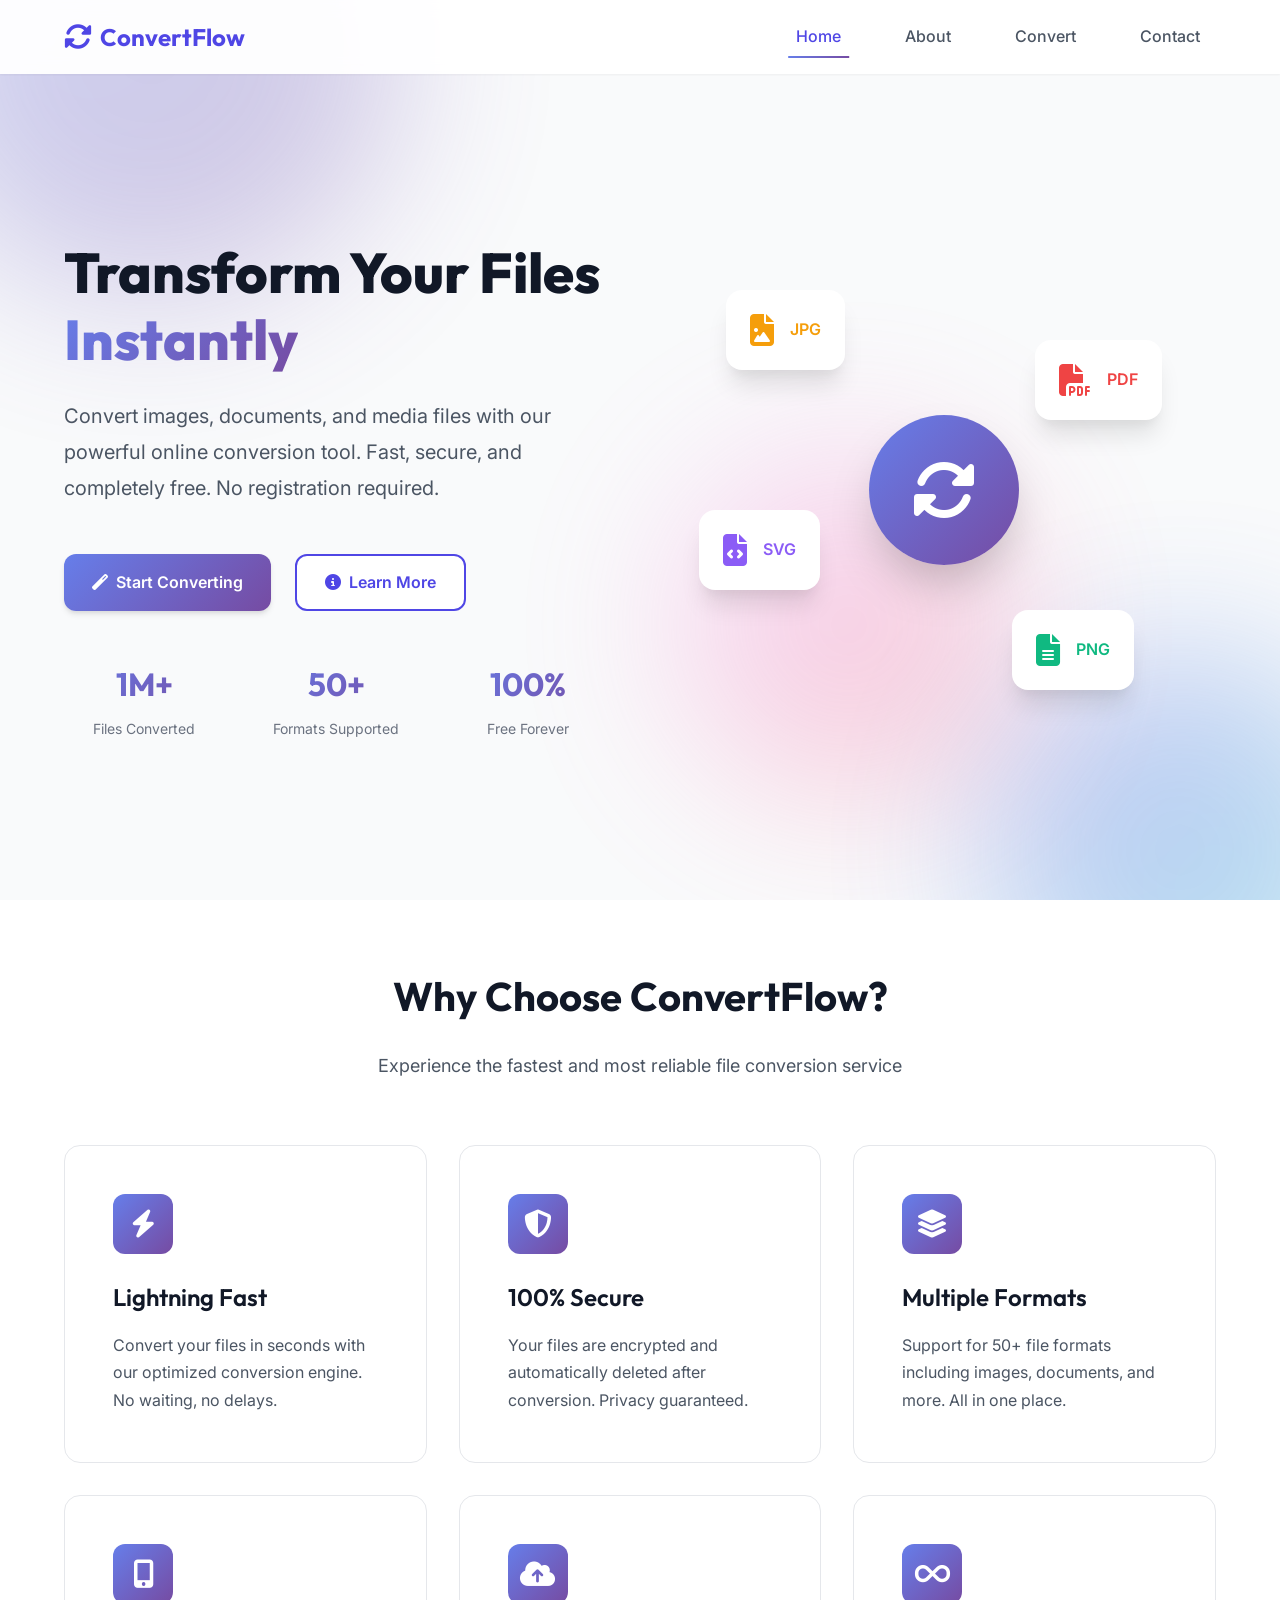
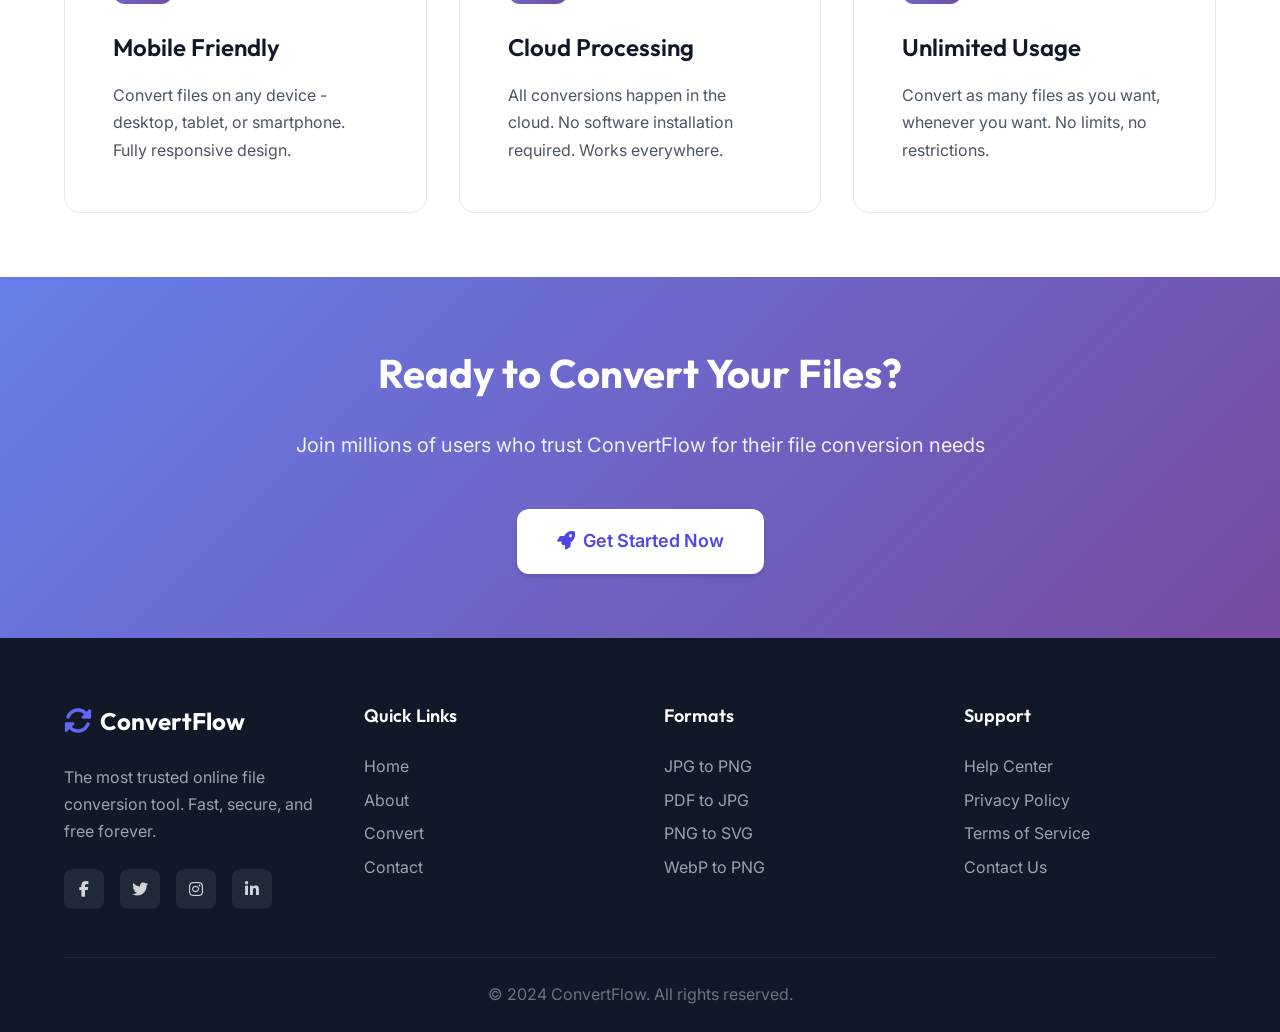
<file: index.html>
<!DOCTYPE html>
<html lang="en">
<head>
    <meta charset="UTF-8">
    <meta name="viewport" content="width=device-width, initial-scale=1.0">
    <meta name="description" content="ConvertFlow - Professional online file conversion tool. Convert images, documents, and more with ease. Fast, secure, and free forever.">
    <meta name="keywords" content="file conversion, image converter, online converter, free converter, JPG to PNG, file format converter">
    <meta name="author" content="ConvertFlow">
    <title>ConvertFlow - Professional File Conversion Tool | Free Online Converter</title>
    
    <!-- Favicon -->
    <link rel="icon" type="image/png" sizes="32x32" href="favicon.png">
    <link rel="icon" type="image/png" sizes="16x16" href="favicon.png">
    <link rel="apple-touch-icon" href="favicon.png">
    
    <link rel="stylesheet" href="styles.css">
    <link rel="preconnect" href="https://fonts.googleapis.com">
    <link rel="preconnect" href="https://fonts.gstatic.com" crossorigin>
    <link href="https://fonts.googleapis.com/css2?family=Inter:wght@300;400;500;600;700;800&family=Outfit:wght@400;500;600;700;800&display=swap" rel="stylesheet">
    <link rel="stylesheet" href="https://cdnjs.cloudflare.com/ajax/libs/font-awesome/6.4.0/css/all.min.css">
</head>
<body>
    <!-- Navigation -->
    <nav class="navbar">
        <div class="container">
            <div class="nav-wrapper">
                <a href="/" class="logo">
                    <i class="fas fa-sync-alt"></i>
                    <span>ConvertFlow</span>
                </a>
                <div class="nav-links" id="navLinks">
                    <a href="/" class="nav-link active">Home</a>
                    <a href="/about" class="nav-link">About</a>
                    <a href="/convert" class="nav-link">Convert</a>
                    <a href="/contact" class="nav-link">Contact</a>
                </div>
                <button class="mobile-menu-btn" id="mobileMenuBtn">
                    <i class="fas fa-bars"></i>
                </button>
            </div>
        </div>
    </nav>

    <!-- Hero Section -->
    <section class="hero">
        <div class="hero-background">
            <div class="gradient-orb orb-1"></div>
            <div class="gradient-orb orb-2"></div>
            <div class="gradient-orb orb-3"></div>
        </div>
        <div class="container">
            <div class="hero-content">
                <div class="hero-text">
                    <h1 class="hero-title">
                        Transform Your Files
                        <span class="gradient-text">Instantly</span>
                    </h1>
                    <p class="hero-description">
                        Convert images, documents, and media files with our powerful online conversion tool. 
                        Fast, secure, and completely free. No registration required.
                    </p>
                    <div class="hero-buttons">
                        <a href="/convert" class="btn btn-primary">
                            <i class="fas fa-magic"></i>
                            Start Converting
                        </a>
                        <a href="/about" class="btn btn-secondary">
                            <i class="fas fa-info-circle"></i>
                            Learn More
                        </a>
                    </div>
                    <div class="hero-stats">
                        <div class="stat-item">
                            <div class="stat-number">1M+</div>
                            <div class="stat-label">Files Converted</div>
                        </div>
                        <div class="stat-item">
                            <div class="stat-number">50+</div>
                            <div class="stat-label">Formats Supported</div>
                        </div>
                        <div class="stat-item">
                            <div class="stat-number">100%</div>
                            <div class="stat-label">Free Forever</div>
                        </div>
                    </div>
                </div>
                <div class="hero-image">
                    <div class="floating-card card-1">
                        <i class="fas fa-file-image"></i>
                        <span>JPG</span>
                    </div>
                    <div class="floating-card card-2">
                        <i class="fas fa-file-pdf"></i>
                        <span>PDF</span>
                    </div>
                    <div class="floating-card card-3">
                        <i class="fas fa-file-code"></i>
                        <span>SVG</span>
                    </div>
                    <div class="floating-card card-4">
                        <i class="fas fa-file-alt"></i>
                        <span>PNG</span>
                    </div>
                    <div class="conversion-circle">
                        <i class="fas fa-sync-alt"></i>
                    </div>
                </div>
            </div>
        </div>
    </section>

    <!-- Features Section -->
    <section class="features">
        <div class="container">
            <div class="section-header">
                <h2 class="section-title">Why Choose ConvertFlow?</h2>
                <p class="section-description">
                    Experience the fastest and most reliable file conversion service
                </p>
            </div>
            <div class="features-grid">
                <div class="feature-card">
                    <div class="feature-icon">
                        <i class="fas fa-bolt"></i>
                    </div>
                    <h3 class="feature-title">Lightning Fast</h3>
                    <p class="feature-description">
                        Convert your files in seconds with our optimized conversion engine. 
                        No waiting, no delays.
                    </p>
                </div>
                <div class="feature-card">
                    <div class="feature-icon">
                        <i class="fas fa-shield-alt"></i>
                    </div>
                    <h3 class="feature-title">100% Secure</h3>
                    <p class="feature-description">
                        Your files are encrypted and automatically deleted after conversion. 
                        Privacy guaranteed.
                    </p>
                </div>
                <div class="feature-card">
                    <div class="feature-icon">
                        <i class="fas fa-layer-group"></i>
                    </div>
                    <h3 class="feature-title">Multiple Formats</h3>
                    <p class="feature-description">
                        Support for 50+ file formats including images, documents, and more. 
                        All in one place.
                    </p>
                </div>
                <div class="feature-card">
                    <div class="feature-icon">
                        <i class="fas fa-mobile-alt"></i>
                    </div>
                    <h3 class="feature-title">Mobile Friendly</h3>
                    <p class="feature-description">
                        Convert files on any device - desktop, tablet, or smartphone. 
                        Fully responsive design.
                    </p>
                </div>
                <div class="feature-card">
                    <div class="feature-icon">
                        <i class="fas fa-cloud-upload-alt"></i>
                    </div>
                    <h3 class="feature-title">Cloud Processing</h3>
                    <p class="feature-description">
                        All conversions happen in the cloud. No software installation required. 
                        Works everywhere.
                    </p>
                </div>
                <div class="feature-card">
                    <div class="feature-icon">
                        <i class="fas fa-infinity"></i>
                    </div>
                    <h3 class="feature-title">Unlimited Usage</h3>
                    <p class="feature-description">
                        Convert as many files as you want, whenever you want. 
                        No limits, no restrictions.
                    </p>
                </div>
            </div>
        </div>
    </section>

    <!-- CTA Section -->
    <section class="cta-section">
        <div class="container">
            <div class="cta-content">
                <h2 class="cta-title">Ready to Convert Your Files?</h2>
                <p class="cta-description">
                    Join millions of users who trust ConvertFlow for their file conversion needs
                </p>
                <a href="/convert" class="btn btn-primary btn-large">
                    <i class="fas fa-rocket"></i>
                    Get Started Now
                </a>
            </div>
        </div>
    </section>

    <!-- Footer -->
    <footer class="footer">
        <div class="container">
            <div class="footer-content">
                <div class="footer-section">
                    <div class="footer-logo">
                        <i class="fas fa-sync-alt"></i>
                        <span>ConvertFlow</span>
                    </div>
                    <p class="footer-description">
                        The most trusted online file conversion tool. 
                        Fast, secure, and free forever.
                    </p>
                    <div class="social-links">
                        <a href="#" class="social-link"><i class="fab fa-facebook-f"></i></a>
                        <a href="#" class="social-link"><i class="fab fa-twitter"></i></a>
                        <a href="#" class="social-link"><i class="fab fa-instagram"></i></a>
                        <a href="#" class="social-link"><i class="fab fa-linkedin-in"></i></a>
                    </div>
                </div>
                <div class="footer-section">
                    <h4 class="footer-title">Quick Links</h4>
                    <ul class="footer-links">
                        <li><a href="/">Home</a></li>
                        <li><a href="/about">About</a></li>
                        <li><a href="/convert">Convert</a></li>
                        <li><a href="/contact">Contact</a></li>
                    </ul>
                </div>
                <div class="footer-section">
                    <h4 class="footer-title">Formats</h4>
                    <ul class="footer-links">
                        <li><a href="/convert">JPG to PNG</a></li>
                        <li><a href="/convert">PDF to JPG</a></li>
                        <li><a href="/convert">PNG to SVG</a></li>
                        <li><a href="/convert">WebP to PNG</a></li>
                    </ul>
                </div>
                <div class="footer-section">
                    <h4 class="footer-title">Support</h4>
                    <ul class="footer-links">
                        <li><a href="#">Help Center</a></li>
                        <li><a href="#">Privacy Policy</a></li>
                        <li><a href="#">Terms of Service</a></li>
                        <li><a href="/contact">Contact Us</a></li>
                    </ul>
                </div>
            </div>
            <div class="footer-bottom">
                <p>&copy; 2024 ConvertFlow. All rights reserved.</p>
            </div>
        </div>
    </footer>

    <script src="script.js"></script>
</body>
</html>
</file>
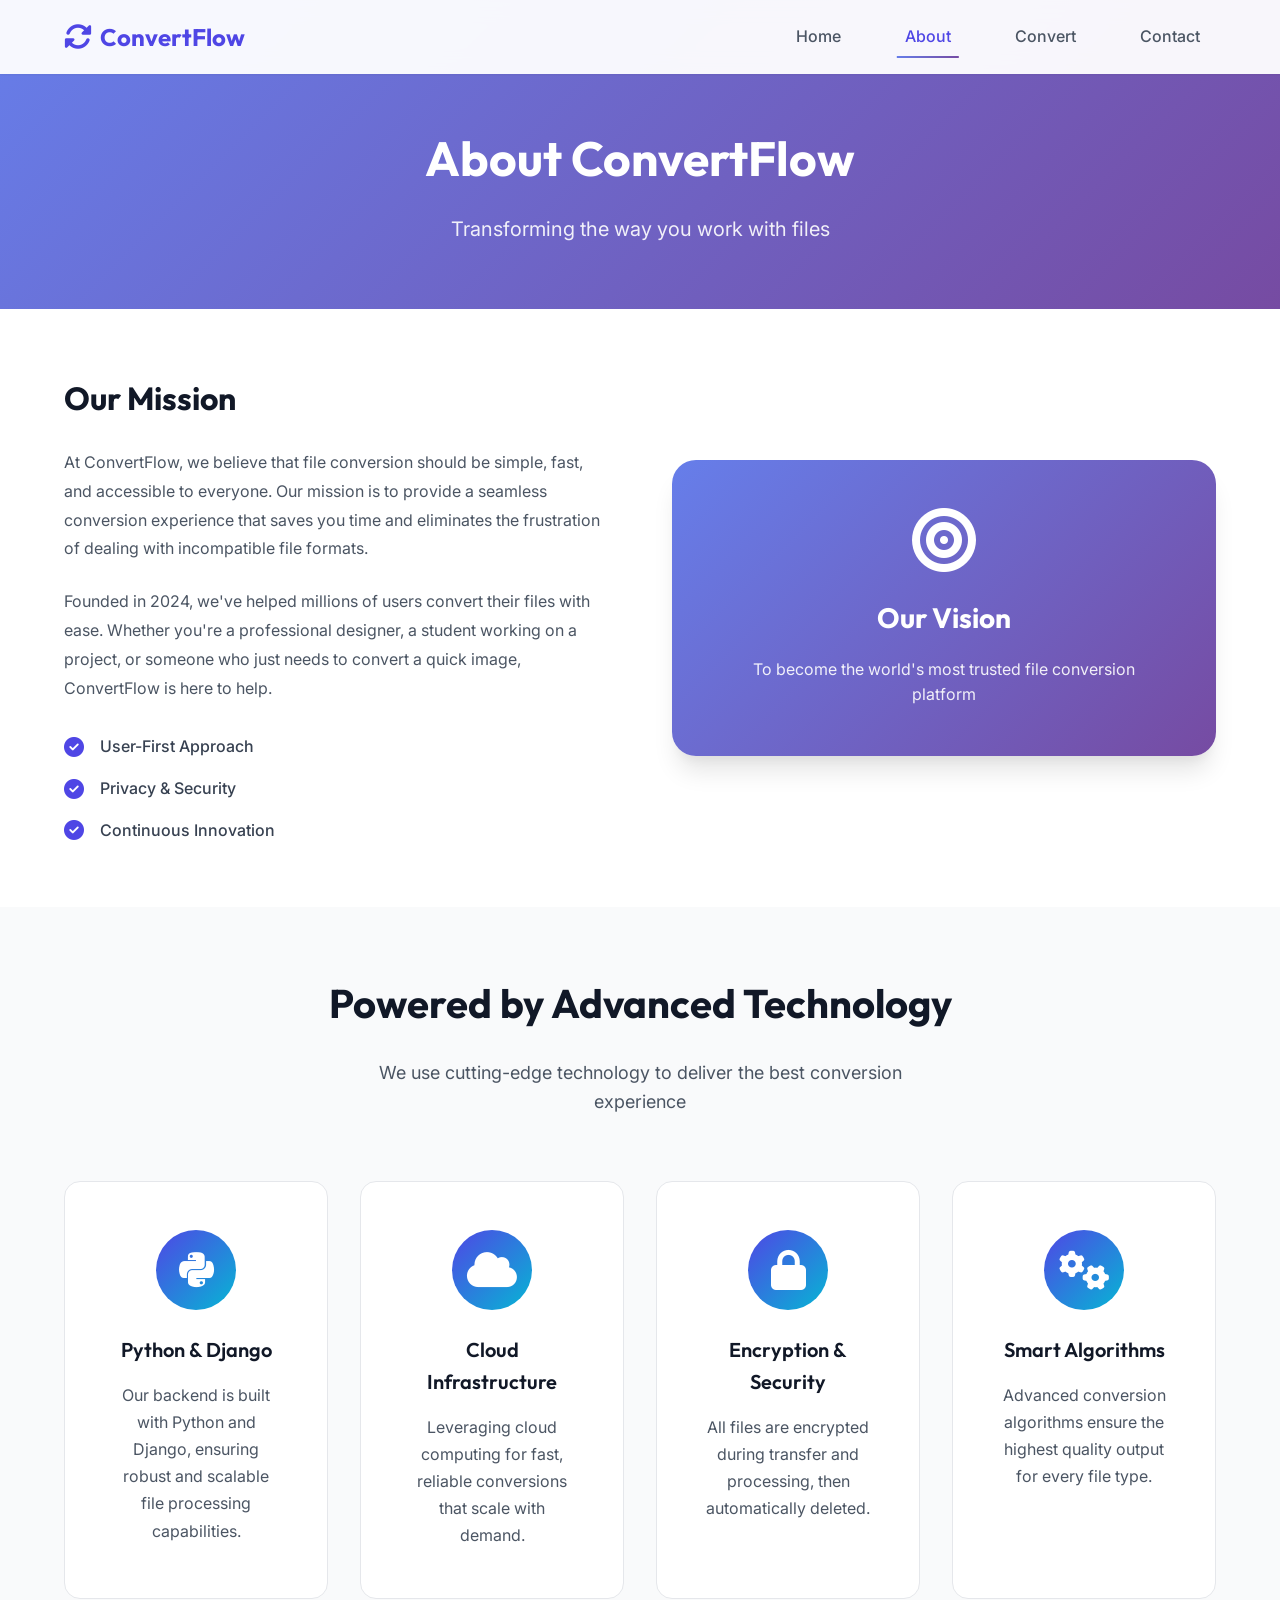
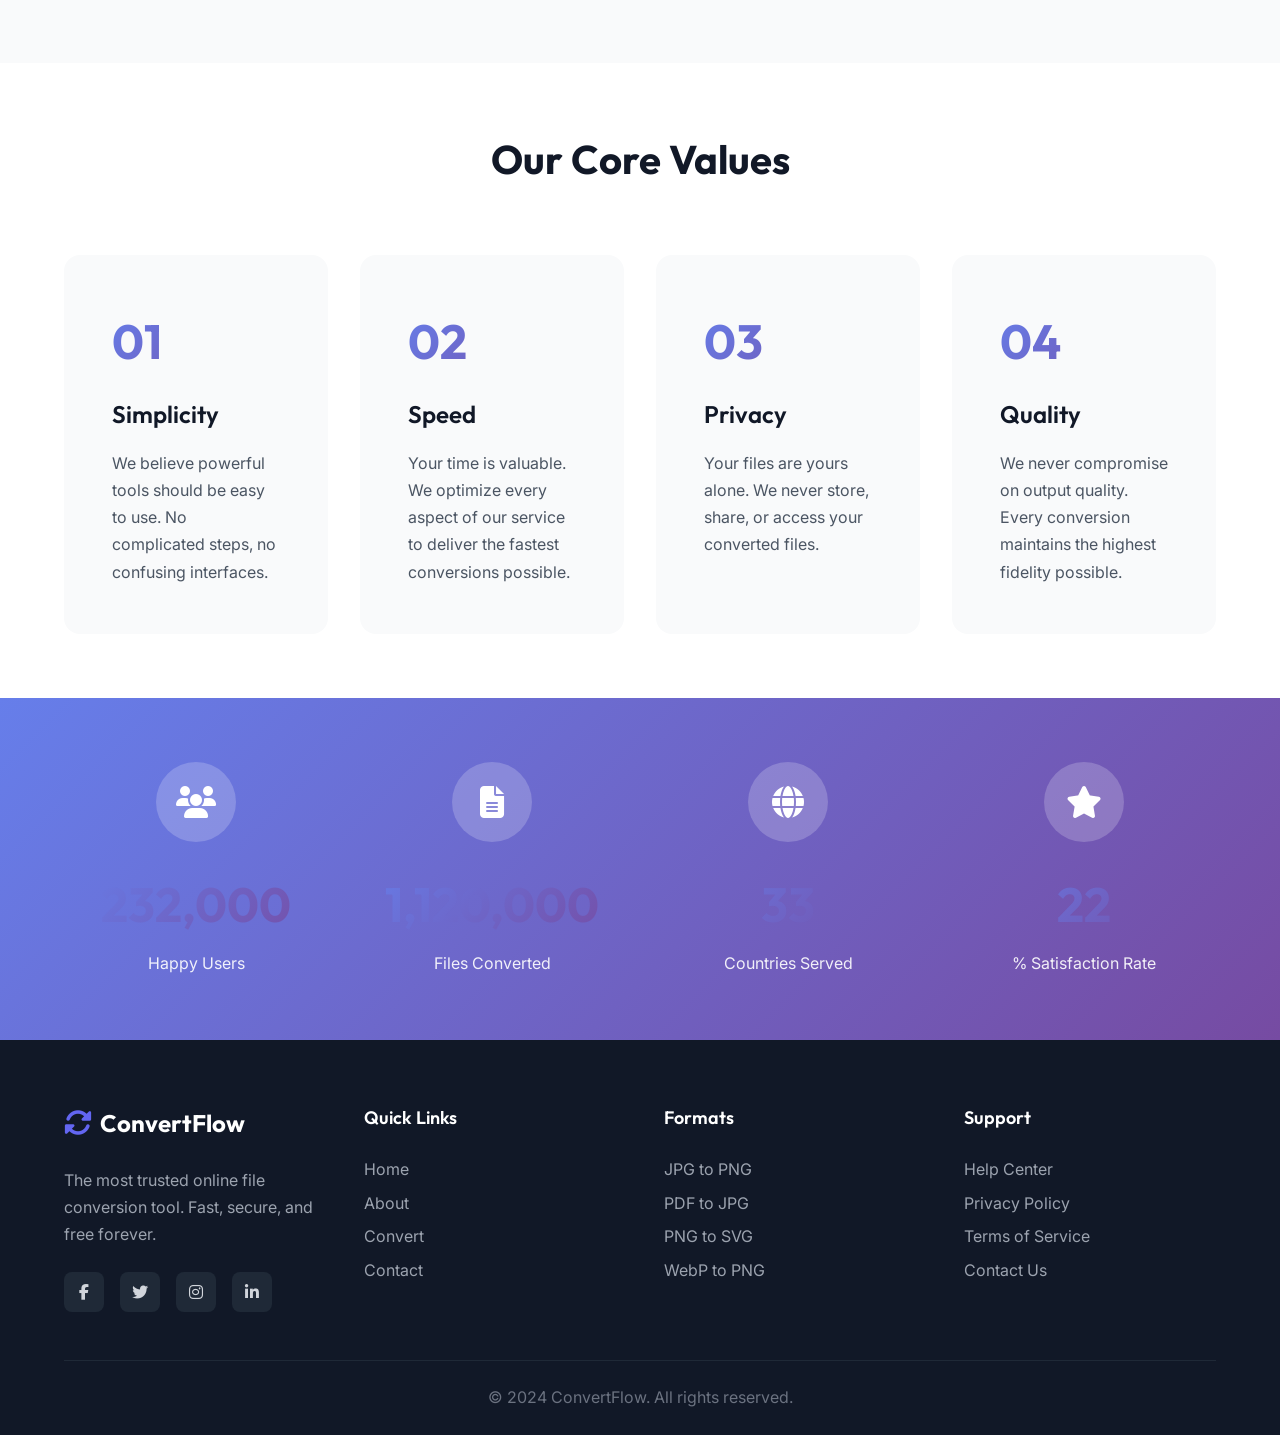
<file: about.html>
<!DOCTYPE html>
<html lang="en">
<head>
    <meta charset="UTF-8">
    <meta name="viewport" content="width=device-width, initial-scale=1.0">
    <meta name="description" content="Learn about ConvertFlow - Our mission, technology stack, and commitment to providing the best file conversion experience. Powered by Python, Django, and cloud technology.">
    <meta name="keywords" content="about convertflow, file conversion technology, our mission, company values, conversion service">
    <meta name="author" content="ConvertFlow">
    <title>About Us - ConvertFlow | Our Mission & Technology</title>
    
    <!-- Favicon -->
    <link rel="icon" type="image/png" sizes="32x32" href="favicon.png">
    <link rel="icon" type="image/png" sizes="16x16" href="favicon.png">
    <link rel="apple-touch-icon" href="favicon.png">
    
    <link rel="stylesheet" href="styles.css">
    <link rel="preconnect" href="https://fonts.googleapis.com">
    <link rel="preconnect" href="https://fonts.gstatic.com" crossorigin>
    <link href="https://fonts.googleapis.com/css2?family=Inter:wght@300;400;500;600;700;800&family=Outfit:wght@400;500;600;700;800&display=swap" rel="stylesheet">
    <link rel="stylesheet" href="https://cdnjs.cloudflare.com/ajax/libs/font-awesome/6.4.0/css/all.min.css">
</head>
<body>
    <!-- Navigation -->
    <nav class="navbar">
        <div class="container">
            <div class="nav-wrapper">
                <a href="/" class="logo">
                    <i class="fas fa-sync-alt"></i>
                    <span>ConvertFlow</span>
                </a>
                <div class="nav-links" id="navLinks">
                    <a href="/" class="nav-link">Home</a>
                    <a href="/about" class="nav-link active">About</a>
                    <a href="/convert" class="nav-link">Convert</a>
                    <a href="/contact" class="nav-link">Contact</a>
                </div>
                <button class="mobile-menu-btn" id="mobileMenuBtn">
                    <i class="fas fa-bars"></i>
                </button>
            </div>
        </div>
    </nav>

    <!-- Page Header -->
    <section class="page-header">
        <div class="container">
            <h1 class="page-title">About ConvertFlow</h1>
            <p class="page-subtitle">Transforming the way you work with files</p>
        </div>
    </section>

    <!-- About Content -->
    <section class="about-content">
        <div class="container">
            <div class="about-grid">
                <div class="about-text">
                    <h2 class="content-title">Our Mission</h2>
                    <p class="content-paragraph">
                        At ConvertFlow, we believe that file conversion should be simple, fast, and accessible to everyone. 
                        Our mission is to provide a seamless conversion experience that saves you time and eliminates the 
                        frustration of dealing with incompatible file formats.
                    </p>
                    <p class="content-paragraph">
                        Founded in 2024, we've helped millions of users convert their files with ease. Whether you're a 
                        professional designer, a student working on a project, or someone who just needs to convert a quick 
                        image, ConvertFlow is here to help.
                    </p>
                    <div class="mission-highlights">
                        <div class="highlight-item">
                            <i class="fas fa-check-circle"></i>
                            <span>User-First Approach</span>
                        </div>
                        <div class="highlight-item">
                            <i class="fas fa-check-circle"></i>
                            <span>Privacy & Security</span>
                        </div>
                        <div class="highlight-item">
                            <i class="fas fa-check-circle"></i>
                            <span>Continuous Innovation</span>
                        </div>
                    </div>
                </div>
                <div class="about-image">
                    <div class="image-card">
                        <i class="fas fa-bullseye"></i>
                        <h3>Our Vision</h3>
                        <p>To become the world's most trusted file conversion platform</p>
                    </div>
                </div>
            </div>
        </div>
    </section>

    <!-- Technology Section -->
    <section class="technology-section">
        <div class="container">
            <div class="section-header">
                <h2 class="section-title">Powered by Advanced Technology</h2>
                <p class="section-description">
                    We use cutting-edge technology to deliver the best conversion experience
                </p>
            </div>
            <div class="tech-grid">
                <div class="tech-card">
                    <div class="tech-icon">
                        <i class="fab fa-python"></i>
                    </div>
                    <h3 class="tech-title">Python & Django</h3>
                    <p class="tech-description">
                        Our backend is built with Python and Django, ensuring robust and scalable 
                        file processing capabilities.
                    </p>
                </div>
                <div class="tech-card">
                    <div class="tech-icon">
                        <i class="fas fa-cloud"></i>
                    </div>
                    <h3 class="tech-title">Cloud Infrastructure</h3>
                    <p class="tech-description">
                        Leveraging cloud computing for fast, reliable conversions that scale with demand.
                    </p>
                </div>
                <div class="tech-card">
                    <div class="tech-icon">
                        <i class="fas fa-lock"></i>
                    </div>
                    <h3 class="tech-title">Encryption & Security</h3>
                    <p class="tech-description">
                        All files are encrypted during transfer and processing, then automatically deleted.
                    </p>
                </div>
                <div class="tech-card">
                    <div class="tech-icon">
                        <i class="fas fa-cogs"></i>
                    </div>
                    <h3 class="tech-title">Smart Algorithms</h3>
                    <p class="tech-description">
                        Advanced conversion algorithms ensure the highest quality output for every file type.
                    </p>
                </div>
            </div>
        </div>
    </section>

    <!-- Values Section -->
    <section class="values-section">
        <div class="container">
            <div class="section-header">
                <h2 class="section-title">Our Core Values</h2>
            </div>
            <div class="values-grid">
                <div class="value-card">
                    <div class="value-number">01</div>
                    <h3 class="value-title">Simplicity</h3>
                    <p class="value-description">
                        We believe powerful tools should be easy to use. No complicated steps, 
                        no confusing interfaces.
                    </p>
                </div>
                <div class="value-card">
                    <div class="value-number">02</div>
                    <h3 class="value-title">Speed</h3>
                    <p class="value-description">
                        Your time is valuable. We optimize every aspect of our service to deliver 
                        the fastest conversions possible.
                    </p>
                </div>
                <div class="value-card">
                    <div class="value-number">03</div>
                    <h3 class="value-title">Privacy</h3>
                    <p class="value-description">
                        Your files are yours alone. We never store, share, or access your converted files.
                    </p>
                </div>
                <div class="value-card">
                    <div class="value-number">04</div>
                    <h3 class="value-title">Quality</h3>
                    <p class="value-description">
                        We never compromise on output quality. Every conversion maintains the highest 
                        fidelity possible.
                    </p>
                </div>
            </div>
        </div>
    </section>

    <!-- Stats Section -->
    <section class="stats-section">
        <div class="container">
            <div class="stats-grid">
                <div class="stat-card">
                    <div class="stat-icon">
                        <i class="fas fa-users"></i>
                    </div>
                    <div class="stat-number" data-target="1000000">0</div>
                    <div class="stat-label">Happy Users</div>
                </div>
                <div class="stat-card">
                    <div class="stat-icon">
                        <i class="fas fa-file-alt"></i>
                    </div>
                    <div class="stat-number" data-target="5000000">0</div>
                    <div class="stat-label">Files Converted</div>
                </div>
                <div class="stat-card">
                    <div class="stat-icon">
                        <i class="fas fa-globe"></i>
                    </div>
                    <div class="stat-number" data-target="150">0</div>
                    <div class="stat-label">Countries Served</div>
                </div>
                <div class="stat-card">
                    <div class="stat-icon">
                        <i class="fas fa-star"></i>
                    </div>
                    <div class="stat-number" data-target="99">0</div>
                    <div class="stat-label">% Satisfaction Rate</div>
                </div>
            </div>
        </div>
    </section>

    <!-- Footer -->
    <footer class="footer">
        <div class="container">
            <div class="footer-content">
                <div class="footer-section">
                    <div class="footer-logo">
                        <i class="fas fa-sync-alt"></i>
                        <span>ConvertFlow</span>
                    </div>
                    <p class="footer-description">
                        The most trusted online file conversion tool. 
                        Fast, secure, and free forever.
                    </p>
                    <div class="social-links">
                        <a href="#" class="social-link"><i class="fab fa-facebook-f"></i></a>
                        <a href="#" class="social-link"><i class="fab fa-twitter"></i></a>
                        <a href="#" class="social-link"><i class="fab fa-instagram"></i></a>
                        <a href="#" class="social-link"><i class="fab fa-linkedin-in"></i></a>
                    </div>
                </div>
                <div class="footer-section">
                    <h4 class="footer-title">Quick Links</h4>
                    <ul class="footer-links">
                        <li><a href="/">Home</a></li>
                        <li><a href="/about">About</a></li>
                        <li><a href="/convert">Convert</a></li>
                        <li><a href="/contact">Contact</a></li>
                    </ul>
                </div>
                <div class="footer-section">
                    <h4 class="footer-title">Formats</h4>
                    <ul class="footer-links">
                        <li><a href="/convert">JPG to PNG</a></li>
                        <li><a href="/convert">PDF to JPG</a></li>
                        <li><a href="/convert">PNG to SVG</a></li>
                        <li><a href="/convert">WebP to PNG</a></li>
                    </ul>
                </div>
                <div class="footer-section">
                    <h4 class="footer-title">Support</h4>
                    <ul class="footer-links">
                        <li><a href="#">Help Center</a></li>
                        <li><a href="#">Privacy Policy</a></li>
                        <li><a href="#">Terms of Service</a></li>
                        <li><a href="/contact">Contact Us</a></li>
                    </ul>
                </div>
            </div>
            <div class="footer-bottom">
                <p>&copy; 2024 ConvertFlow. All rights reserved.</p>
            </div>
        </div>
    </footer>

    <script src="script.js"></script>
</body>
</html>
</file>
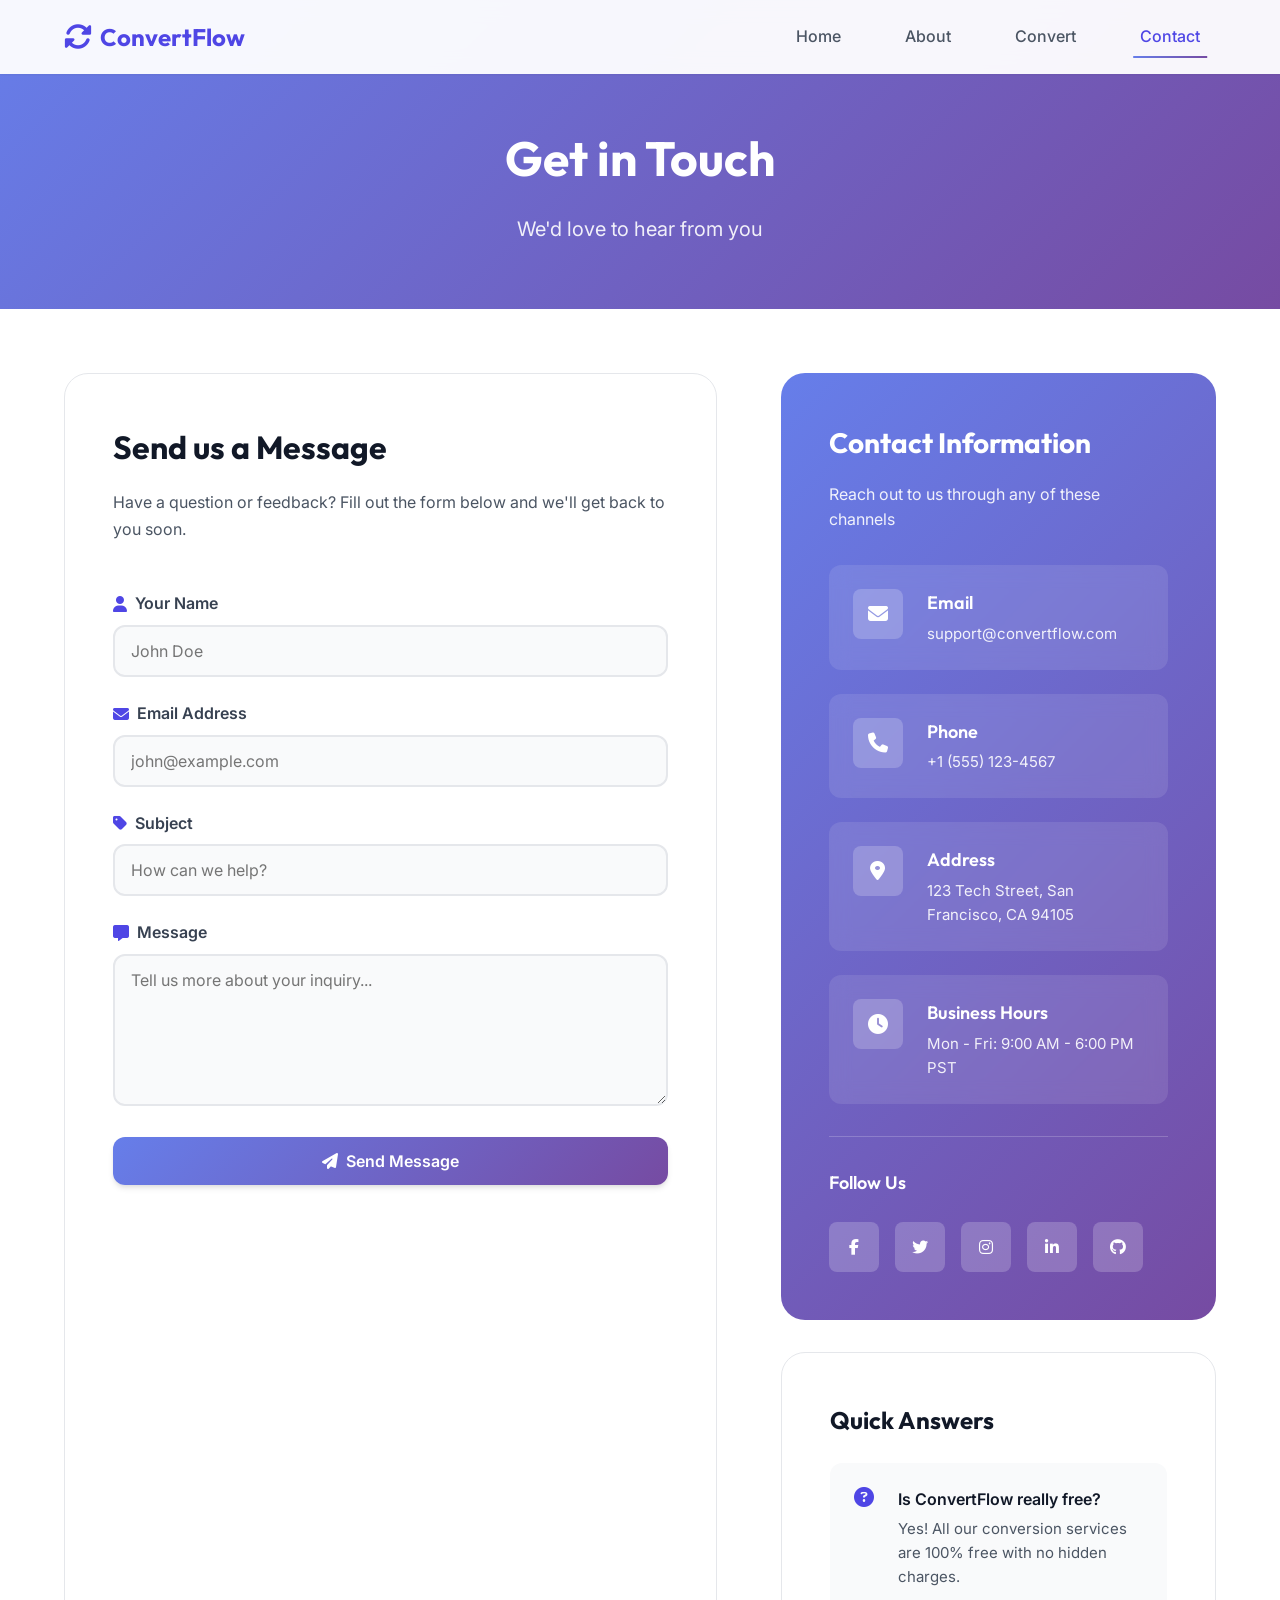
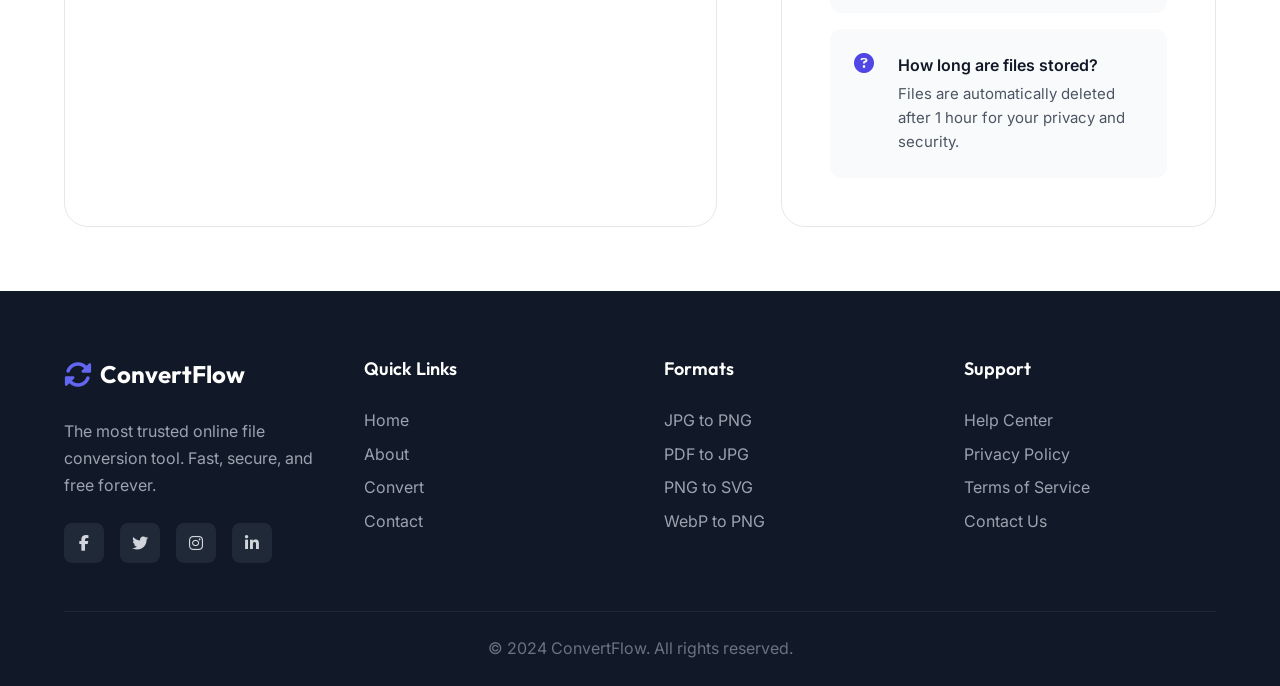
<file: contact.html>
<!DOCTYPE html>
<html lang="en">
<head>
    <meta charset="UTF-8">
    <meta name="viewport" content="width=device-width, initial-scale=1.0">
    <meta name="description" content="Get in touch with ConvertFlow. Contact us for support, questions, or feedback. We're here to help 24/7 with your file conversion needs.">
    <meta name="keywords" content="contact convertflow, customer support, help center, get in touch, file conversion support">
    <meta name="author" content="ConvertFlow">
    <title>Contact Us - ConvertFlow | Get Support & Help</title>
    
    <!-- Favicon -->
    <link rel="icon" type="image/png" sizes="32x32" href="favicon.png">
    <link rel="icon" type="image/png" sizes="16x16" href="favicon.png">
    <link rel="apple-touch-icon" href="favicon.png">
    
    <link rel="stylesheet" href="styles.css">
    <link rel="preconnect" href="https://fonts.googleapis.com">
    <link rel="preconnect" href="https://fonts.gstatic.com" crossorigin>
    <link href="https://fonts.googleapis.com/css2?family=Inter:wght@300;400;500;600;700;800&family=Outfit:wght@400;500;600;700;800&display=swap" rel="stylesheet">
    <link rel="stylesheet" href="https://cdnjs.cloudflare.com/ajax/libs/font-awesome/6.4.0/css/all.min.css">
</head>
<body>
    <!-- Navigation -->
    <nav class="navbar">
        <div class="container">
            <div class="nav-wrapper">
                <a href="/" class="logo">
                    <i class="fas fa-sync-alt"></i>
                    <span>ConvertFlow</span>
                </a>
                <div class="nav-links" id="navLinks">
                    <a href="/" class="nav-link">Home</a>
                    <a href="/about" class="nav-link">About</a>
                    <a href="/convert" class="nav-link">Convert</a>
                    <a href="/contact" class="nav-link active">Contact</a>
                </div>
                <button class="mobile-menu-btn" id="mobileMenuBtn">
                    <i class="fas fa-bars"></i>
                </button>
            </div>
        </div>
    </nav>

    <!-- Page Header -->
    <section class="page-header">
        <div class="container">
            <h1 class="page-title">Get in Touch</h1>
            <p class="page-subtitle">We'd love to hear from you</p>
        </div>
    </section>

    <!-- Contact Section -->
    <section class="contact-section">
        <div class="container">
            <div class="contact-grid">
                <!-- Contact Form -->
                <div class="contact-form-wrapper">
                    <div class="form-header">
                        <h2 class="form-title">Send us a Message</h2>
                        <p class="form-description">
                            Have a question or feedback? Fill out the form below and we'll get back to you soon.
                        </p>
                    </div>
                    <form class="contact-form" id="contactForm">
                        <div class="form-group">
                            <label for="name" class="form-label">
                                <i class="fas fa-user"></i>
                                Your Name
                            </label>
                            <input 
                                type="text" 
                                id="name" 
                                name="name" 
                                class="form-input" 
                                placeholder="John Doe"
                                required
                            >
                        </div>
                        <div class="form-group">
                            <label for="email" class="form-label">
                                <i class="fas fa-envelope"></i>
                                Email Address
                            </label>
                            <input 
                                type="email" 
                                id="email" 
                                name="email" 
                                class="form-input" 
                                placeholder="john@example.com"
                                required
                            >
                        </div>
                        <div class="form-group">
                            <label for="subject" class="form-label">
                                <i class="fas fa-tag"></i>
                                Subject
                            </label>
                            <input 
                                type="text" 
                                id="subject" 
                                name="subject" 
                                class="form-input" 
                                placeholder="How can we help?"
                                required
                            >
                        </div>
                        <div class="form-group">
                            <label for="message" class="form-label">
                                <i class="fas fa-comment-alt"></i>
                                Message
                            </label>
                            <textarea 
                                id="message" 
                                name="message" 
                                class="form-textarea" 
                                rows="6" 
                                placeholder="Tell us more about your inquiry..."
                                required
                            ></textarea>
                        </div>
                        <button type="submit" class="btn btn-primary btn-block">
                            <i class="fas fa-paper-plane"></i>
                            Send Message
                        </button>
                        <div class="form-message" id="formMessage"></div>
                    </form>
                </div>

                <!-- Contact Info -->
                <div class="contact-info-wrapper">
                    <div class="contact-info-card">
                        <h3 class="info-title">Contact Information</h3>
                        <p class="info-description">
                            Reach out to us through any of these channels
                        </p>
                        
                        <div class="info-items">
                            <div class="info-item">
                                <div class="info-icon">
                                    <i class="fas fa-envelope"></i>
                                </div>
                                <div class="info-content">
                                    <h4>Email</h4>
                                    <p>support@convertflow.com</p>
                                </div>
                            </div>
                            <div class="info-item">
                                <div class="info-icon">
                                    <i class="fas fa-phone"></i>
                                </div>
                                <div class="info-content">
                                    <h4>Phone</h4>
                                    <p>+1 (555) 123-4567</p>
                                </div>
                            </div>
                            <div class="info-item">
                                <div class="info-icon">
                                    <i class="fas fa-map-marker-alt"></i>
                                </div>
                                <div class="info-content">
                                    <h4>Address</h4>
                                    <p>123 Tech Street, San Francisco, CA 94105</p>
                                </div>
                            </div>
                            <div class="info-item">
                                <div class="info-icon">
                                    <i class="fas fa-clock"></i>
                                </div>
                                <div class="info-content">
                                    <h4>Business Hours</h4>
                                    <p>Mon - Fri: 9:00 AM - 6:00 PM PST</p>
                                </div>
                            </div>
                        </div>

                        <div class="social-section">
                            <h4 class="social-title">Follow Us</h4>
                            <div class="social-links-large">
                                <a href="#" class="social-link-large" title="Facebook">
                                    <i class="fab fa-facebook-f"></i>
                                </a>
                                <a href="#" class="social-link-large" title="Twitter">
                                    <i class="fab fa-twitter"></i>
                                </a>
                                <a href="#" class="social-link-large" title="Instagram">
                                    <i class="fab fa-instagram"></i>
                                </a>
                                <a href="#" class="social-link-large" title="LinkedIn">
                                    <i class="fab fa-linkedin-in"></i>
                                </a>
                                <a href="#" class="social-link-large" title="GitHub">
                                    <i class="fab fa-github"></i>
                                </a>
                            </div>
                        </div>
                    </div>

                    <div class="faq-card">
                        <h3 class="faq-title">Quick Answers</h3>
                        <div class="faq-item">
                            <i class="fas fa-question-circle"></i>
                            <div>
                                <h4>Is ConvertFlow really free?</h4>
                                <p>Yes! All our conversion services are 100% free with no hidden charges.</p>
                            </div>
                        </div>
                        <div class="faq-item">
                            <i class="fas fa-question-circle"></i>
                            <div>
                                <h4>How long are files stored?</h4>
                                <p>Files are automatically deleted after 1 hour for your privacy and security.</p>
                            </div>
                        </div>
                    </div>
                </div>
            </div>
        </div>
    </section>

    <!-- Footer -->
    <footer class="footer">
        <div class="container">
            <div class="footer-content">
                <div class="footer-section">
                    <div class="footer-logo">
                        <i class="fas fa-sync-alt"></i>
                        <span>ConvertFlow</span>
                    </div>
                    <p class="footer-description">
                        The most trusted online file conversion tool. 
                        Fast, secure, and free forever.
                    </p>
                    <div class="social-links">
                        <a href="#" class="social-link"><i class="fab fa-facebook-f"></i></a>
                        <a href="#" class="social-link"><i class="fab fa-twitter"></i></a>
                        <a href="#" class="social-link"><i class="fab fa-instagram"></i></a>
                        <a href="#" class="social-link"><i class="fab fa-linkedin-in"></i></a>
                    </div>
                </div>
                <div class="footer-section">
                    <h4 class="footer-title">Quick Links</h4>
                    <ul class="footer-links">
                        <li><a href="/">Home</a></li>
                        <li><a href="/about">About</a></li>
                        <li><a href="/convert">Convert</a></li>
                        <li><a href="/contact">Contact</a></li>
                    </ul>
                </div>
                <div class="footer-section">
                    <h4 class="footer-title">Formats</h4>
                    <ul class="footer-links">
                        <li><a href="/convert">JPG to PNG</a></li>
                        <li><a href="/convert">PDF to JPG</a></li>
                        <li><a href="/convert">PNG to SVG</a></li>
                        <li><a href="/convert">WebP to PNG</a></li>
                    </ul>
                </div>
                <div class="footer-section">
                    <h4 class="footer-title">Support</h4>
                    <ul class="footer-links">
                        <li><a href="#">Help Center</a></li>
                        <li><a href="#">Privacy Policy</a></li>
                        <li><a href="#">Terms of Service</a></li>
                        <li><a href="/contact">Contact Us</a></li>
                    </ul>
                </div>
            </div>
            <div class="footer-bottom">
                <p>&copy; 2024 ConvertFlow. All rights reserved.</p>
            </div>
        </div>
    </footer>

    <script src="script.js"></script>
</body>
</html>
</file>
<file: styles.css>
/* ===================================
   CSS RESET & BASE STYLES
   =================================== */
* {
    margin: 0;
    padding: 0;
    box-sizing: border-box;
}

:root {
    /* Color Palette - Soft Blues & Elegant Gradients */
    --primary-color: #4F46E5;
    --primary-dark: #4338CA;
    --primary-light: #6366F1;
    --secondary-color: #06B6D4;
    --secondary-dark: #0891B2;
    --accent-color: #8B5CF6;
    
    /* Neutral Colors */
    --white: #FFFFFF;
    --gray-50: #F9FAFB;
    --gray-100: #F3F4F6;
    --gray-200: #E5E7EB;
    --gray-300: #D1D5DB;
    --gray-400: #9CA3AF;
    --gray-500: #6B7280;
    --gray-600: #4B5563;
    --gray-700: #374151;
    --gray-800: #1F2937;
    --gray-900: #111827;
    
    /* Gradients */
    --gradient-primary: linear-gradient(135deg, #667eea 0%, #764ba2 100%);
    --gradient-secondary: linear-gradient(135deg, #4F46E5 0%, #06B6D4 100%);
    --gradient-accent: linear-gradient(135deg, #f093fb 0%, #f5576c 100%);
    --gradient-soft: linear-gradient(135deg, #a8edea 0%, #fed6e3 100%);
    
    /* Shadows */
    --shadow-sm: 0 1px 2px 0 rgba(0, 0, 0, 0.05);
    --shadow-md: 0 4px 6px -1px rgba(0, 0, 0, 0.1), 0 2px 4px -1px rgba(0, 0, 0, 0.06);
    --shadow-lg: 0 10px 15px -3px rgba(0, 0, 0, 0.1), 0 4px 6px -2px rgba(0, 0, 0, 0.05);
    --shadow-xl: 0 20px 25px -5px rgba(0, 0, 0, 0.1), 0 10px 10px -5px rgba(0, 0, 0, 0.04);
    --shadow-2xl: 0 25px 50px -12px rgba(0, 0, 0, 0.25);
    
    /* Typography */
    --font-primary: 'Inter', -apple-system, BlinkMacSystemFont, 'Segoe UI', sans-serif;
    --font-display: 'Outfit', -apple-system, BlinkMacSystemFont, 'Segoe UI', sans-serif;
    
    /* Spacing */
    --spacing-xs: 0.5rem;
    --spacing-sm: 1rem;
    --spacing-md: 1.5rem;
    --spacing-lg: 2rem;
    --spacing-xl: 3rem;
    --spacing-2xl: 4rem;
    
    /* Border Radius */
    --radius-sm: 0.375rem;
    --radius-md: 0.5rem;
    --radius-lg: 0.75rem;
    --radius-xl: 1rem;
    --radius-2xl: 1.5rem;
    --radius-full: 9999px;
    
    /* Transitions */
    --transition-fast: 150ms cubic-bezier(0.4, 0, 0.2, 1);
    --transition-base: 300ms cubic-bezier(0.4, 0, 0.2, 1);
    --transition-slow: 500ms cubic-bezier(0.4, 0, 0.2, 1);
}

html {
    scroll-behavior: smooth;
}

body {
    font-family: var(--font-primary);
    font-size: 16px;
    line-height: 1.6;
    color: var(--gray-700);
    background-color: var(--gray-50);
    overflow-x: hidden;
}

.container {
    max-width: 1200px;
    margin: 0 auto;
    padding: 0 var(--spacing-md);
}

/* ===================================
   NAVIGATION
   =================================== */
.navbar {
    position: fixed;
    top: 0;
    left: 0;
    right: 0;
    background: rgba(255, 255, 255, 0.95);
    backdrop-filter: blur(10px);
    box-shadow: var(--shadow-sm);
    z-index: 1000;
    transition: all var(--transition-base);
}

.nav-wrapper {
    display: flex;
    justify-content: space-between;
    align-items: center;
    padding: var(--spacing-sm) 0;
}

.logo {
    display: flex;
    align-items: center;
    gap: var(--spacing-xs);
    font-family: var(--font-display);
    font-size: 1.5rem;
    font-weight: 700;
    color: var(--primary-color);
    text-decoration: none;
    transition: transform var(--transition-base);
}

.logo i {
    font-size: 1.75rem;
    animation: rotate 3s linear infinite;
}

@keyframes rotate {
    from { transform: rotate(0deg); }
    to { transform: rotate(360deg); }
}

.logo:hover {
    transform: scale(1.05);
}

.nav-links {
    display: flex;
    gap: var(--spacing-lg);
}

.nav-link {
    position: relative;
    font-weight: 500;
    color: var(--gray-600);
    text-decoration: none;
    padding: var(--spacing-xs) var(--spacing-sm);
    transition: color var(--transition-base);
}

.nav-link::after {
    content: '';
    position: absolute;
    bottom: 0;
    left: 50%;
    width: 0;
    height: 2px;
    background: var(--gradient-primary);
    transform: translateX(-50%);
    transition: width var(--transition-base);
}

.nav-link:hover,
.nav-link.active {
    color: var(--primary-color);
}

.nav-link:hover::after,
.nav-link.active::after {
    width: 80%;
}

.mobile-menu-btn {
    display: none;
    background: none;
    border: none;
    font-size: 1.5rem;
    color: var(--gray-700);
    cursor: pointer;
    padding: var(--spacing-xs);
}

/* ===================================
   HERO SECTION
   =================================== */
.hero {
    position: relative;
    min-height: 100vh;
    display: flex;
    align-items: center;
    padding-top: 80px;
    overflow: hidden;
}

.hero-background {
    position: absolute;
    top: 0;
    left: 0;
    right: 0;
    bottom: 0;
    z-index: -1;
}

.gradient-orb {
    position: absolute;
    border-radius: 50%;
    filter: blur(80px);
    opacity: 0.3;
    animation: float 20s ease-in-out infinite;
}

.orb-1 {
    width: 500px;
    height: 500px;
    background: linear-gradient(135deg, #667eea 0%, #764ba2 100%);
    top: -200px;
    left: -100px;
    animation-delay: 0s;
}

.orb-2 {
    width: 400px;
    height: 400px;
    background: linear-gradient(135deg, #4F46E5 0%, #06B6D4 100%);
    bottom: -150px;
    right: -100px;
    animation-delay: 5s;
}

.orb-3 {
    width: 350px;
    height: 350px;
    background: linear-gradient(135deg, #f093fb 0%, #f5576c 100%);
    top: 50%;
    right: 20%;
    animation-delay: 10s;
}

@keyframes float {
    0%, 100% { transform: translate(0, 0) scale(1); }
    33% { transform: translate(30px, -30px) scale(1.1); }
    66% { transform: translate(-20px, 20px) scale(0.9); }
}

.hero-content {
    display: grid;
    grid-template-columns: 1fr 1fr;
    gap: var(--spacing-2xl);
    align-items: center;
    padding: var(--spacing-2xl) 0;
}

.hero-title {
    font-family: var(--font-display);
    font-size: 3.5rem;
    font-weight: 800;
    line-height: 1.2;
    color: var(--gray-900);
    margin-bottom: var(--spacing-md);
}

.gradient-text {
    background: var(--gradient-primary);
    -webkit-background-clip: text;
    -webkit-text-fill-color: transparent;
    background-clip: text;
}

.hero-description {
    font-size: 1.25rem;
    color: var(--gray-600);
    margin-bottom: var(--spacing-xl);
    line-height: 1.8;
}

.hero-buttons {
    display: flex;
    gap: var(--spacing-md);
    margin-bottom: var(--spacing-xl);
}

.hero-stats {
    display: grid;
    grid-template-columns: repeat(3, 1fr);
    gap: var(--spacing-lg);
    margin-top: var(--spacing-xl);
}

.stat-item {
    text-align: center;
}

.stat-number {
    font-family: var(--font-display);
    font-size: 2rem;
    font-weight: 700;
    background: var(--gradient-primary);
    -webkit-background-clip: text;
    -webkit-text-fill-color: transparent;
    background-clip: text;
}

.stat-label {
    font-size: 0.875rem;
    color: var(--gray-500);
    margin-top: var(--spacing-xs);
}

/* Hero Image Animation */
.hero-image {
    position: relative;
    height: 500px;
}

.floating-card {
    position: absolute;
    background: white;
    padding: var(--spacing-md);
    border-radius: var(--radius-xl);
    box-shadow: var(--shadow-xl);
    display: flex;
    align-items: center;
    gap: var(--spacing-sm);
    font-weight: 600;
    animation: floatCard 6s ease-in-out infinite;
}

.floating-card i {
    font-size: 2rem;
}

.card-1 {
    top: 10%;
    left: 10%;
    color: #F59E0B;
    animation-delay: 0s;
}

.card-2 {
    top: 20%;
    right: 10%;
    color: #EF4444;
    animation-delay: 1.5s;
}

.card-3 {
    bottom: 30%;
    left: 5%;
    color: #8B5CF6;
    animation-delay: 3s;
}

.card-4 {
    bottom: 10%;
    right: 15%;
    color: #10B981;
    animation-delay: 4.5s;
}

.conversion-circle {
    position: absolute;
    top: 50%;
    left: 50%;
    transform: translate(-50%, -50%);
    width: 150px;
    height: 150px;
    background: var(--gradient-primary);
    border-radius: 50%;
    display: flex;
    align-items: center;
    justify-content: center;
    box-shadow: var(--shadow-2xl);
}

.conversion-circle i {
    font-size: 4rem;
    color: white;
    animation: rotate 3s linear infinite;
}

@keyframes floatCard {
    0%, 100% { transform: translateY(0px); }
    50% { transform: translateY(-20px); }
}

/* ===================================
   BUTTONS
   =================================== */
.btn {
    display: inline-flex;
    align-items: center;
    gap: var(--spacing-xs);
    padding: 0.875rem 1.75rem;
    font-family: var(--font-primary);
    font-size: 1rem;
    font-weight: 600;
    text-decoration: none;
    border: none;
    border-radius: var(--radius-lg);
    cursor: pointer;
    transition: all var(--transition-base);
    white-space: nowrap;
}

.btn-primary {
    background: var(--gradient-primary);
    color: white;
    box-shadow: var(--shadow-md);
}

.btn-primary:hover {
    transform: translateY(-2px);
    box-shadow: var(--shadow-xl);
}

.btn-primary:active {
    transform: translateY(0);
}

.btn-secondary {
    background: white;
    color: var(--primary-color);
    border: 2px solid var(--primary-color);
}

.btn-secondary:hover {
    background: var(--primary-color);
    color: white;
    transform: translateY(-2px);
    box-shadow: var(--shadow-lg);
}

.btn-large {
    padding: 1.125rem 2.5rem;
    font-size: 1.125rem;
}

.btn-block {
    width: 100%;
    justify-content: center;
}

.btn:disabled {
    opacity: 0.5;
    cursor: not-allowed;
    transform: none !important;
}

/* ===================================
   FEATURES SECTION
   =================================== */
.features {
    padding: var(--spacing-2xl) 0;
    background: white;
}

.section-header {
    text-align: center;
    margin-bottom: var(--spacing-2xl);
}

.section-title {
    font-family: var(--font-display);
    font-size: 2.5rem;
    font-weight: 700;
    color: var(--gray-900);
    margin-bottom: var(--spacing-md);
}

.section-description {
    font-size: 1.125rem;
    color: var(--gray-600);
    max-width: 600px;
    margin: 0 auto;
}

.features-grid {
    display: grid;
    grid-template-columns: repeat(auto-fit, minmax(300px, 1fr));
    gap: var(--spacing-lg);
}

.feature-card {
    background: white;
    padding: var(--spacing-xl);
    border-radius: var(--radius-xl);
    border: 1px solid var(--gray-200);
    transition: all var(--transition-base);
}

.feature-card:hover {
    transform: translateY(-5px);
    box-shadow: var(--shadow-xl);
    border-color: var(--primary-color);
}

.feature-icon {
    width: 60px;
    height: 60px;
    background: var(--gradient-primary);
    border-radius: var(--radius-lg);
    display: flex;
    align-items: center;
    justify-content: center;
    margin-bottom: var(--spacing-md);
    transition: transform var(--transition-base);
}

.feature-card:hover .feature-icon {
    transform: scale(1.1) rotate(5deg);
}

.feature-icon i {
    font-size: 1.75rem;
    color: white;
}

.feature-title {
    font-family: var(--font-display);
    font-size: 1.5rem;
    font-weight: 600;
    color: var(--gray-900);
    margin-bottom: var(--spacing-sm);
}

.feature-description {
    color: var(--gray-600);
    line-height: 1.7;
}

/* ===================================
   CTA SECTION
   =================================== */
.cta-section {
    padding: var(--spacing-2xl) 0;
    background: var(--gradient-primary);
    text-align: center;
}

.cta-content {
    max-width: 700px;
    margin: 0 auto;
}

.cta-title {
    font-family: var(--font-display);
    font-size: 2.5rem;
    font-weight: 700;
    color: white;
    margin-bottom: var(--spacing-md);
}

.cta-description {
    font-size: 1.25rem;
    color: rgba(255, 255, 255, 0.9);
    margin-bottom: var(--spacing-xl);
}

.cta-section .btn-primary {
    background: white;
    color: var(--primary-color);
}

.cta-section .btn-primary:hover {
    background: var(--gray-100);
}

/* ===================================
   FOOTER
   =================================== */
.footer {
    background: var(--gray-900);
    color: var(--gray-300);
    padding: var(--spacing-2xl) 0 var(--spacing-md);
}

.footer-content {
    display: grid;
    grid-template-columns: repeat(auto-fit, minmax(250px, 1fr));
    gap: var(--spacing-xl);
    margin-bottom: var(--spacing-xl);
}

.footer-logo {
    display: flex;
    align-items: center;
    gap: var(--spacing-xs);
    font-family: var(--font-display);
    font-size: 1.5rem;
    font-weight: 700;
    color: white;
    margin-bottom: var(--spacing-md);
}

.footer-logo i {
    font-size: 1.75rem;
    color: var(--primary-light);
}

.footer-description {
    color: var(--gray-400);
    margin-bottom: var(--spacing-md);
    line-height: 1.7;
}

.social-links {
    display: flex;
    gap: var(--spacing-sm);
}

.social-link {
    width: 40px;
    height: 40px;
    background: var(--gray-800);
    border-radius: var(--radius-md);
    display: flex;
    align-items: center;
    justify-content: center;
    color: var(--gray-300);
    text-decoration: none;
    transition: all var(--transition-base);
}

.social-link:hover {
    background: var(--primary-color);
    color: white;
    transform: translateY(-3px);
}

.footer-title {
    font-family: var(--font-display);
    font-size: 1.125rem;
    font-weight: 600;
    color: white;
    margin-bottom: var(--spacing-md);
}

.footer-links {
    list-style: none;
}

.footer-links li {
    margin-bottom: var(--spacing-xs);
}

.footer-links a {
    color: var(--gray-400);
    text-decoration: none;
    transition: color var(--transition-base);
}

.footer-links a:hover {
    color: var(--primary-light);
}

.footer-bottom {
    border-top: 1px solid var(--gray-800);
    padding-top: var(--spacing-md);
    text-align: center;
    color: var(--gray-500);
}

/* ===================================
   PAGE HEADER
   =================================== */
.page-header {
    padding: 120px 0 var(--spacing-2xl);
    background: var(--gradient-primary);
    text-align: center;
    color: white;
}

.page-title {
    font-family: var(--font-display);
    font-size: 3rem;
    font-weight: 700;
    margin-bottom: var(--spacing-sm);
}

.page-subtitle {
    font-size: 1.25rem;
    opacity: 0.9;
}

/* ===================================
   ABOUT PAGE
   =================================== */
.about-content {
    padding: var(--spacing-2xl) 0;
    background: white;
}

.about-grid {
    display: grid;
    grid-template-columns: 1fr 1fr;
    gap: var(--spacing-2xl);
    align-items: center;
}

.content-title {
    font-family: var(--font-display);
    font-size: 2rem;
    font-weight: 700;
    color: var(--gray-900);
    margin-bottom: var(--spacing-md);
}

.content-paragraph {
    color: var(--gray-600);
    line-height: 1.8;
    margin-bottom: var(--spacing-md);
}

.mission-highlights {
    display: flex;
    flex-direction: column;
    gap: var(--spacing-sm);
    margin-top: var(--spacing-lg);
}

.highlight-item {
    display: flex;
    align-items: center;
    gap: var(--spacing-sm);
    color: var(--gray-700);
    font-weight: 500;
}

.highlight-item i {
    color: var(--primary-color);
    font-size: 1.25rem;
}

.image-card {
    background: var(--gradient-primary);
    padding: var(--spacing-xl);
    border-radius: var(--radius-2xl);
    text-align: center;
    color: white;
    box-shadow: var(--shadow-xl);
}

.image-card i {
    font-size: 4rem;
    margin-bottom: var(--spacing-md);
}

.image-card h3 {
    font-family: var(--font-display);
    font-size: 1.75rem;
    margin-bottom: var(--spacing-sm);
}

.image-card p {
    opacity: 0.9;
}

.technology-section {
    padding: var(--spacing-2xl) 0;
    background: var(--gray-50);
}

.tech-grid {
    display: grid;
    grid-template-columns: repeat(auto-fit, minmax(250px, 1fr));
    gap: var(--spacing-lg);
}

.tech-card {
    background: white;
    padding: var(--spacing-xl);
    border-radius: var(--radius-xl);
    text-align: center;
    transition: all var(--transition-base);
    border: 1px solid var(--gray-200);
}

.tech-card:hover {
    transform: translateY(-5px);
    box-shadow: var(--shadow-xl);
}

.tech-icon {
    width: 80px;
    height: 80px;
    background: var(--gradient-secondary);
    border-radius: var(--radius-full);
    display: flex;
    align-items: center;
    justify-content: center;
    margin: 0 auto var(--spacing-md);
}

.tech-icon i {
    font-size: 2.5rem;
    color: white;
}

.tech-title {
    font-family: var(--font-display);
    font-size: 1.25rem;
    font-weight: 600;
    color: var(--gray-900);
    margin-bottom: var(--spacing-sm);
}

.tech-description {
    color: var(--gray-600);
    line-height: 1.7;
}

.values-section {
    padding: var(--spacing-2xl) 0;
    background: white;
}

.values-grid {
    display: grid;
    grid-template-columns: repeat(auto-fit, minmax(250px, 1fr));
    gap: var(--spacing-lg);
}

.value-card {
    padding: var(--spacing-xl);
    background: var(--gray-50);
    border-radius: var(--radius-xl);
    transition: all var(--transition-base);
}

.value-card:hover {
    background: white;
    box-shadow: var(--shadow-lg);
}

.value-number {
    font-family: var(--font-display);
    font-size: 3rem;
    font-weight: 700;
    background: var(--gradient-primary);
    -webkit-background-clip: text;
    -webkit-text-fill-color: transparent;
    background-clip: text;
    margin-bottom: var(--spacing-sm);
}

.value-title {
    font-family: var(--font-display);
    font-size: 1.5rem;
    font-weight: 600;
    color: var(--gray-900);
    margin-bottom: var(--spacing-sm);
}

.value-description {
    color: var(--gray-600);
    line-height: 1.7;
}

.stats-section {
    padding: var(--spacing-2xl) 0;
    background: var(--gradient-primary);
}

.stats-grid {
    display: grid;
    grid-template-columns: repeat(auto-fit, minmax(200px, 1fr));
    gap: var(--spacing-lg);
}

.stat-card {
    text-align: center;
    color: white;
}

.stat-icon {
    width: 80px;
    height: 80px;
    background: rgba(255, 255, 255, 0.2);
    border-radius: var(--radius-full);
    display: flex;
    align-items: center;
    justify-content: center;
    margin: 0 auto var(--spacing-md);
}

.stat-icon i {
    font-size: 2rem;
}

.stat-card .stat-number {
    font-family: var(--font-display);
    font-size: 3rem;
    font-weight: 700;
    color: white;
    margin-bottom: var(--spacing-xs);
}

.stat-card .stat-label {
    font-size: 1rem;
    color: rgba(255, 255, 255, 0.9);
}

/* ===================================
   CONTACT PAGE
   =================================== */
.contact-section {
    padding: var(--spacing-2xl) 0;
    background: white;
}

.contact-grid {
    display: grid;
    grid-template-columns: 1.5fr 1fr;
    gap: var(--spacing-2xl);
}

.contact-form-wrapper {
    background: white;
    padding: var(--spacing-xl);
    border-radius: var(--radius-2xl);
    border: 1px solid var(--gray-200);
}

.form-header {
    margin-bottom: var(--spacing-xl);
}

.form-title {
    font-family: var(--font-display);
    font-size: 2rem;
    font-weight: 700;
    color: var(--gray-900);
    margin-bottom: var(--spacing-sm);
}

.form-description {
    color: var(--gray-600);
    line-height: 1.7;
}

.form-group {
    margin-bottom: var(--spacing-md);
}

.form-label {
    display: flex;
    align-items: center;
    gap: var(--spacing-xs);
    font-weight: 600;
    color: var(--gray-700);
    margin-bottom: var(--spacing-xs);
}

.form-label i {
    color: var(--primary-color);
}

.form-input,
.form-textarea {
    width: 100%;
    padding: 0.875rem 1rem;
    font-family: var(--font-primary);
    font-size: 1rem;
    color: var(--gray-700);
    background: var(--gray-50);
    border: 2px solid var(--gray-200);
    border-radius: var(--radius-lg);
    transition: all var(--transition-base);
}

.form-input:focus,
.form-textarea:focus {
    outline: none;
    background: white;
    border-color: var(--primary-color);
    box-shadow: 0 0 0 3px rgba(79, 70, 229, 0.1);
}

.form-textarea {
    resize: vertical;
    min-height: 120px;
}

.form-message {
    margin-top: var(--spacing-md);
    padding: var(--spacing-md);
    border-radius: var(--radius-lg);
    text-align: center;
    font-weight: 500;
    display: none;
}

.form-message.success {
    background: #D1FAE5;
    color: #065F46;
    display: block;
}

.form-message.error {
    background: #FEE2E2;
    color: #991B1B;
    display: block;
}

.contact-info-wrapper {
    display: flex;
    flex-direction: column;
    gap: var(--spacing-lg);
}

.contact-info-card {
    background: var(--gradient-primary);
    padding: var(--spacing-xl);
    border-radius: var(--radius-2xl);
    color: white;
}

.info-title {
    font-family: var(--font-display);
    font-size: 1.75rem;
    font-weight: 700;
    margin-bottom: var(--spacing-sm);
}

.info-description {
    opacity: 0.9;
    margin-bottom: var(--spacing-lg);
}

.info-items {
    display: flex;
    flex-direction: column;
    gap: var(--spacing-md);
}

.info-item {
    display: flex;
    gap: var(--spacing-md);
    padding: var(--spacing-md);
    background: rgba(255, 255, 255, 0.1);
    border-radius: var(--radius-lg);
    backdrop-filter: blur(10px);
}

.info-icon {
    width: 50px;
    height: 50px;
    background: rgba(255, 255, 255, 0.2);
    border-radius: var(--radius-md);
    display: flex;
    align-items: center;
    justify-content: center;
    flex-shrink: 0;
}

.info-icon i {
    font-size: 1.25rem;
}

.info-content h4 {
    font-family: var(--font-display);
    font-size: 1.125rem;
    font-weight: 600;
    margin-bottom: 0.25rem;
}

.info-content p {
    opacity: 0.9;
    font-size: 0.9375rem;
}

.social-section {
    margin-top: var(--spacing-lg);
    padding-top: var(--spacing-lg);
    border-top: 1px solid rgba(255, 255, 255, 0.2);
}

.social-title {
    font-family: var(--font-display);
    font-size: 1.125rem;
    font-weight: 600;
    margin-bottom: var(--spacing-md);
}

.social-links-large {
    display: flex;
    gap: var(--spacing-sm);
}

.social-link-large {
    width: 50px;
    height: 50px;
    background: rgba(255, 255, 255, 0.2);
    border-radius: var(--radius-md);
    display: flex;
    align-items: center;
    justify-content: center;
    color: white;
    text-decoration: none;
    transition: all var(--transition-base);
}

.social-link-large:hover {
    background: white;
    color: var(--primary-color);
    transform: translateY(-3px);
}

.faq-card {
    background: white;
    padding: var(--spacing-xl);
    border-radius: var(--radius-2xl);
    border: 1px solid var(--gray-200);
}

.faq-title {
    font-family: var(--font-display);
    font-size: 1.5rem;
    font-weight: 700;
    color: var(--gray-900);
    margin-bottom: var(--spacing-md);
}

.faq-item {
    display: flex;
    gap: var(--spacing-md);
    padding: var(--spacing-md);
    background: var(--gray-50);
    border-radius: var(--radius-lg);
    margin-bottom: var(--spacing-sm);
}

.faq-item:last-child {
    margin-bottom: 0;
}

.faq-item i {
    color: var(--primary-color);
    font-size: 1.25rem;
    flex-shrink: 0;
}

.faq-item h4 {
    font-weight: 600;
    color: var(--gray-900);
    margin-bottom: 0.25rem;
}

.faq-item p {
    color: var(--gray-600);
    font-size: 0.9375rem;
}

/* ===================================
   CONVERT PAGE
   =================================== */
.converter-section {
    padding: var(--spacing-2xl) 0;
    background: white;
}

.converter-wrapper {
    max-width: 800px;
    margin: 0 auto;
}

.upload-area {
    background: white;
    border: 3px dashed var(--gray-300);
    border-radius: var(--radius-2xl);
    padding: var(--spacing-2xl);
    text-align: center;
    transition: all var(--transition-base);
    cursor: pointer;
    margin-bottom: var(--spacing-xl);
}

.upload-area.dragover {
    border-color: var(--primary-color);
    background: var(--gray-50);
}

.upload-content {
    display: flex;
    flex-direction: column;
    align-items: center;
}

.upload-icon {
    width: 100px;
    height: 100px;
    background: var(--gradient-primary);
    border-radius: var(--radius-full);
    display: flex;
    align-items: center;
    justify-content: center;
    margin-bottom: var(--spacing-md);
}

.upload-icon i {
    font-size: 3rem;
    color: white;
}

.upload-title {
    font-family: var(--font-display);
    font-size: 1.75rem;
    font-weight: 700;
    color: var(--gray-900);
    margin-bottom: var(--spacing-xs);
}

.upload-description {
    color: var(--gray-600);
    margin-bottom: var(--spacing-lg);
}

.file-input {
    display: none;
}

.upload-note {
    margin-top: var(--spacing-md);
    font-size: 0.875rem;
    color: var(--gray-500);
}

.file-preview {
    background: var(--gray-50);
    border-radius: var(--radius-xl);
    padding: var(--spacing-lg);
}

.preview-header {
    display: flex;
    justify-content: space-between;
    align-items: flex-start;
    margin-bottom: var(--spacing-md);
}

.preview-info {
    display: flex;
    gap: var(--spacing-md);
    align-items: center;
}

.preview-icon {
    font-size: 2.5rem;
    color: var(--primary-color);
}

.preview-filename {
    font-weight: 600;
    color: var(--gray-900);
    margin-bottom: 0.25rem;
}

.preview-filesize {
    color: var(--gray-500);
    font-size: 0.875rem;
}

.remove-file-btn {
    width: 36px;
    height: 36px;
    background: var(--gray-200);
    border: none;
    border-radius: var(--radius-md);
    color: var(--gray-600);
    cursor: pointer;
    transition: all var(--transition-base);
}

.remove-file-btn:hover {
    background: var(--gray-300);
    color: var(--gray-900);
}

.preview-image-container {
    border-radius: var(--radius-lg);
    overflow: hidden;
    background: white;
}

.preview-image {
    width: 100%;
    height: auto;
    max-height: 300px;
    object-fit: contain;
}

.conversion-options {
    background: white;
    padding: var(--spacing-xl);
    border-radius: var(--radius-2xl);
    border: 1px solid var(--gray-200);
    margin-bottom: var(--spacing-xl);
}

.options-header {
    margin-bottom: var(--spacing-lg);
}

.options-title {
    font-family: var(--font-display);
    font-size: 1.5rem;
    font-weight: 700;
    color: var(--gray-900);
}

.option-group {
    margin-bottom: var(--spacing-lg);
}

.option-label {
    display: flex;
    align-items: center;
    gap: var(--spacing-xs);
    font-weight: 600;
    color: var(--gray-700);
    margin-bottom: var(--spacing-sm);
}

.option-label i {
    color: var(--primary-color);
}

.format-select {
    width: 100%;
    padding: 0.875rem 1rem;
    font-family: var(--font-primary);
    font-size: 1rem;
    color: var(--gray-700);
    background: var(--gray-50);
    border: 2px solid var(--gray-200);
    border-radius: var(--radius-lg);
    cursor: pointer;
    transition: all var(--transition-base);
}

.format-select:focus {
    outline: none;
    background: white;
    border-color: var(--primary-color);
    box-shadow: 0 0 0 3px rgba(79, 70, 229, 0.1);
}

.quality-slider {
    width: 100%;
    height: 8px;
    background: var(--gray-200);
    border-radius: var(--radius-full);
    outline: none;
    -webkit-appearance: none;
    margin-bottom: var(--spacing-xs);
}

.quality-slider::-webkit-slider-thumb {
    -webkit-appearance: none;
    appearance: none;
    width: 24px;
    height: 24px;
    background: var(--gradient-primary);
    border-radius: 50%;
    cursor: pointer;
    box-shadow: var(--shadow-md);
    transition: all var(--transition-base);
}

.quality-slider::-webkit-slider-thumb:hover {
    transform: scale(1.2);
}

.quality-slider::-moz-range-thumb {
    width: 24px;
    height: 24px;
    background: var(--gradient-primary);
    border-radius: 50%;
    cursor: pointer;
    border: none;
    box-shadow: var(--shadow-md);
}

.slider-labels {
    display: flex;
    justify-content: space-between;
    font-size: 0.875rem;
    color: var(--gray-500);
}

.progress-section {
    background: white;
    padding: var(--spacing-xl);
    border-radius: var(--radius-2xl);
    border: 1px solid var(--gray-200);
    margin-bottom: var(--spacing-xl);
}

.progress-header {
    text-align: center;
    margin-bottom: var(--spacing-xl);
}

.progress-title {
    font-family: var(--font-display);
    font-size: 1.75rem;
    font-weight: 700;
    color: var(--gray-900);
    margin-bottom: var(--spacing-xs);
}

.progress-description {
    color: var(--gray-600);
}

.progress-bar-container {
    position: relative;
    margin-bottom: var(--spacing-xl);
}

.progress-bar {
    height: 12px;
    background: var(--gray-200);
    border-radius: var(--radius-full);
    overflow: hidden;
}

.progress-fill {
    height: 100%;
    background: var(--gradient-primary);
    border-radius: var(--radius-full);
    width: 0%;
    transition: width 0.3s ease;
}

.progress-percentage {
    text-align: center;
    font-family: var(--font-display);
    font-size: 2rem;
    font-weight: 700;
    color: var(--primary-color);
    margin-top: var(--spacing-md);
}

.progress-steps {
    display: grid;
    grid-template-columns: repeat(3, 1fr);
    gap: var(--spacing-md);
}

.progress-step {
    display: flex;
    flex-direction: column;
    align-items: center;
    gap: var(--spacing-xs);
    padding: var(--spacing-md);
    background: var(--gray-50);
    border-radius: var(--radius-lg);
    opacity: 0.5;
    transition: all var(--transition-base);
}

.progress-step.active {
    opacity: 1;
    background: var(--primary-color);
    color: white;
}

.step-icon {
    width: 50px;
    height: 50px;
    background: rgba(255, 255, 255, 0.2);
    border-radius: var(--radius-full);
    display: flex;
    align-items: center;
    justify-content: center;
}

.progress-step.active .step-icon {
    background: rgba(255, 255, 255, 0.3);
}

.step-icon i {
    font-size: 1.5rem;
}

.download-section {
    background: white;
    padding: var(--spacing-xl);
    border-radius: var(--radius-2xl);
    border: 1px solid var(--gray-200);
    text-align: center;
}

.success-animation {
    margin-bottom: var(--spacing-lg);
}

.success-checkmark {
    width: 100px;
    height: 100px;
    background: var(--gradient-primary);
    border-radius: var(--radius-full);
    display: flex;
    align-items: center;
    justify-content: center;
    margin: 0 auto;
    animation: scaleIn 0.5s ease;
}

@keyframes scaleIn {
    from {
        transform: scale(0);
    }
    to {
        transform: scale(1);
    }
}

.success-checkmark i {
    font-size: 3rem;
    color: white;
}

.download-title {
    font-family: var(--font-display);
    font-size: 2rem;
    font-weight: 700;
    color: var(--gray-900);
    margin-bottom: var(--spacing-xs);
}

.download-description {
    color: var(--gray-600);
    margin-bottom: var(--spacing-xl);
}

.download-info {
    background: var(--gray-50);
    padding: var(--spacing-lg);
    border-radius: var(--radius-xl);
    margin-bottom: var(--spacing-xl);
}

.download-file-info {
    display: flex;
    align-items: center;
    gap: var(--spacing-md);
    justify-content: center;
}

.download-file-info i {
    font-size: 2.5rem;
    color: var(--primary-color);
}

.download-file-info h4 {
    font-weight: 600;
    color: var(--gray-900);
    margin-bottom: 0.25rem;
}

.download-file-info p {
    color: var(--gray-500);
    font-size: 0.875rem;
}

.supported-formats {
    max-width: 800px;
    margin: var(--spacing-2xl) auto 0;
    text-align: center;
}

.formats-title {
    font-family: var(--font-display);
    font-size: 1.5rem;
    font-weight: 700;
    color: var(--gray-900);
    margin-bottom: var(--spacing-lg);
}

.formats-grid {
    display: grid;
    grid-template-columns: repeat(auto-fit, minmax(100px, 1fr));
    gap: var(--spacing-md);
}

.format-badge {
    display: flex;
    flex-direction: column;
    align-items: center;
    gap: var(--spacing-xs);
    padding: var(--spacing-md);
    background: white;
    border: 1px solid var(--gray-200);
    border-radius: var(--radius-lg);
    transition: all var(--transition-base);
}

.format-badge:hover {
    border-color: var(--primary-color);
    transform: translateY(-3px);
    box-shadow: var(--shadow-md);
}

.format-badge i {
    font-size: 2rem;
    color: var(--primary-color);
}

.format-badge span {
    font-weight: 600;
    color: var(--gray-700);
}

/* ===================================
   RESPONSIVE DESIGN
   =================================== */
@media (max-width: 1024px) {
    .hero-content {
        grid-template-columns: 1fr;
        gap: var(--spacing-xl);
    }
    
    .hero-image {
        height: 400px;
    }
    
    .about-grid {
        grid-template-columns: 1fr;
    }
    
    .contact-grid {
        grid-template-columns: 1fr;
    }
}

@media (max-width: 768px) {
    .nav-links {
        position: fixed;
        top: 70px;
        left: 0;
        right: 0;
        background: white;
        flex-direction: column;
        padding: var(--spacing-md);
        box-shadow: var(--shadow-lg);
        transform: translateY(-100%);
        opacity: 0;
        visibility: hidden;
        transition: all var(--transition-base);
    }
    
    .nav-links.active {
        transform: translateY(0);
        opacity: 1;
        visibility: visible;
    }
    
    .mobile-menu-btn {
        display: block;
    }
    
    .hero-title {
        font-size: 2.5rem;
    }
    
    .hero-description {
        font-size: 1.125rem;
    }
    
    .hero-buttons {
        flex-direction: column;
    }
    
    .hero-stats {
        grid-template-columns: 1fr;
        gap: var(--spacing-md);
    }
    
    .hero-image {
        height: 300px;
    }
    
    .section-title {
        font-size: 2rem;
    }
    
    .page-title {
        font-size: 2rem;
    }
    
    .features-grid,
    .tech-grid,
    .values-grid {
        grid-template-columns: 1fr;
    }
    
    .stats-grid {
        grid-template-columns: repeat(2, 1fr);
    }
    
    .footer-content {
        grid-template-columns: 1fr;
    }
}

@media (max-width: 480px) {
    .hero-title {
        font-size: 2rem;
    }
    
    .cta-title {
        font-size: 1.75rem;
    }
    
    .btn {
        padding: 0.75rem 1.5rem;
        font-size: 0.9375rem;
    }
    
    .stats-grid {
        grid-template-columns: 1fr;
    }
    
    .formats-grid {
        grid-template-columns: repeat(2, 1fr);
    }
}
</file>
